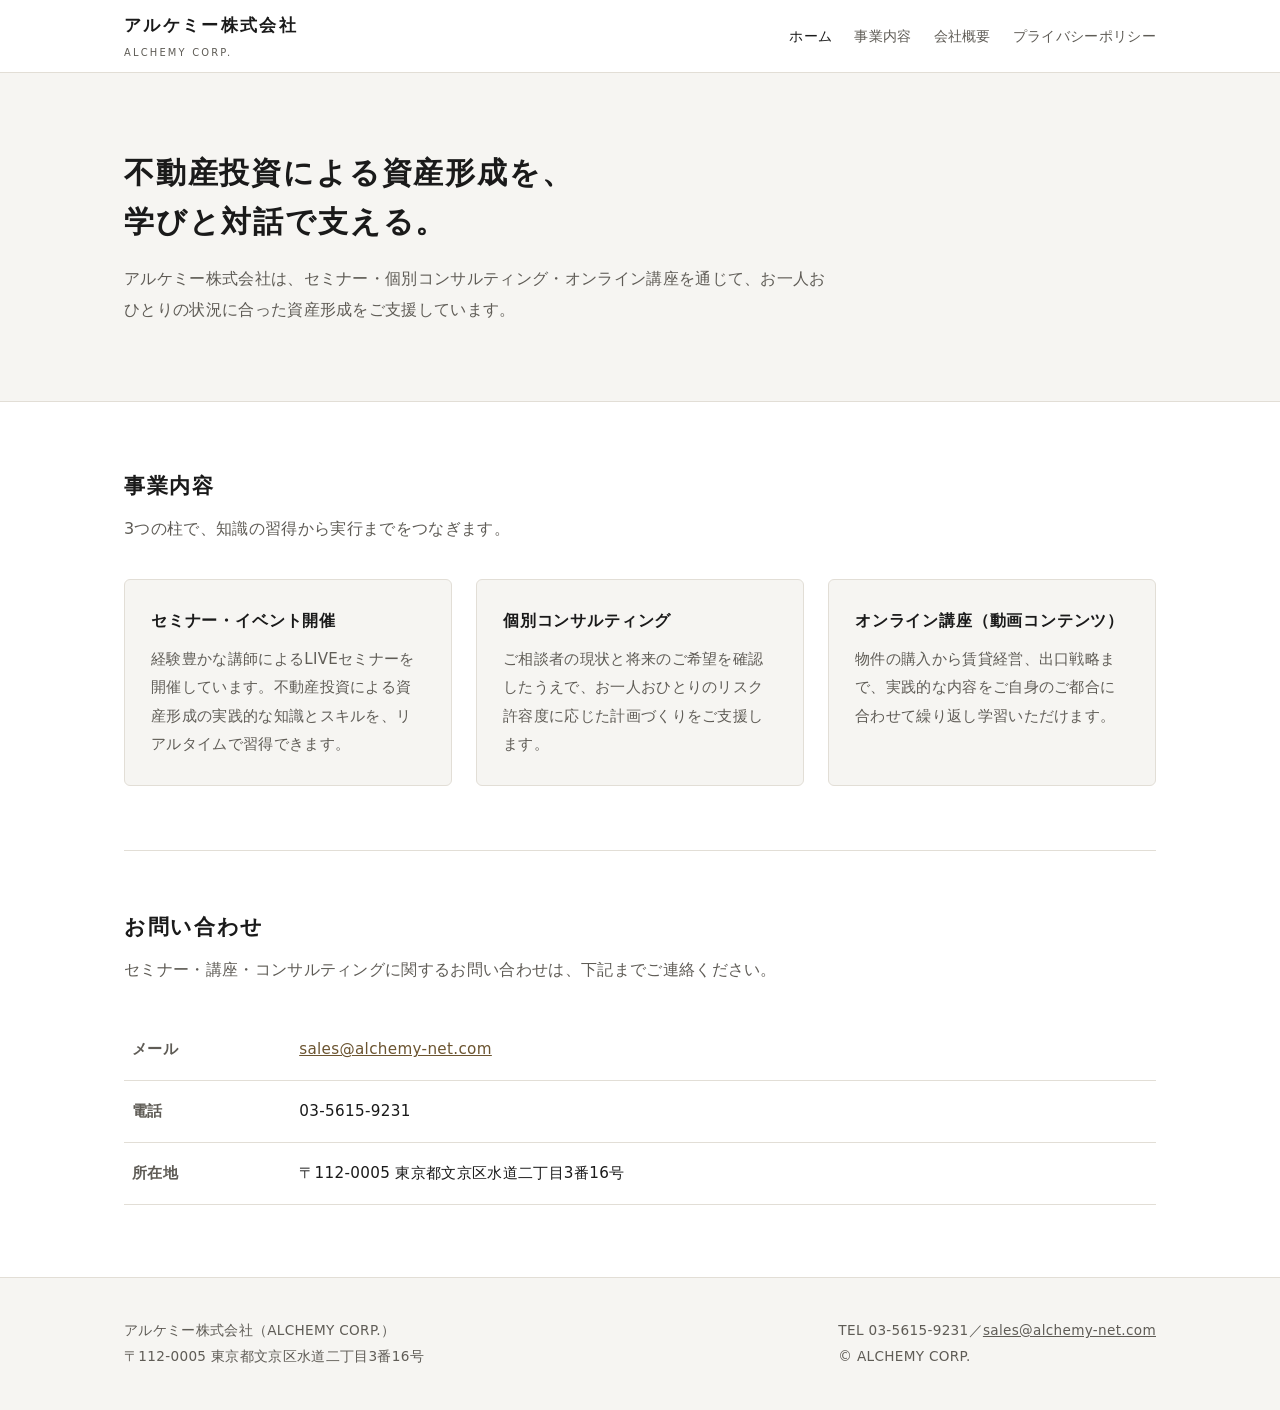
<file: index.html>
<!doctype html>
<html lang="ja">
<head>
<meta charset="utf-8">
<meta name="viewport" content="width=device-width, initial-scale=1">
<title>ホーム｜アルケミー株式会社</title>
<meta name="description" content="アルケミー株式会社は、不動産投資による資産形成を、セミナー・個別コンサルティング・オンライン講座を通じて支援する会社です。">
<link rel="stylesheet" href="style.css">
</head>
<body>
<header class="site">
  <div class="wrap">
    <a class="brand" href="index.html">アルケミー株式会社<small>ALCHEMY CORP.</small></a>
    <nav class="site" aria-label="メインメニュー">
      <ul>
        <li><a href="index.html" aria-current="page">ホーム</a></li>
        <li><a href="business.html">事業内容</a></li>
        <li><a href="company.html">会社概要</a></li>
        <li><a href="privacy.html">プライバシーポリシー</a></li>
      </ul>
    </nav>
  </div>
</header>
<div class="hero">
  <div class="wrap">
    <h1>不動産投資による資産形成を、<br>学びと対話で支える。</h1>
    <p>アルケミー株式会社は、セミナー・個別コンサルティング・オンライン講座を通じて、お一人おひとりの状況に合った資産形成をご支援しています。</p>
  </div>
</div>
<main>
  <div class="wrap">
    <section>
      <h2>事業内容</h2>
      <p class="lead">3つの柱で、知識の習得から実行までをつなぎます。</p>
      <ul class="cards">
        <li class="card">
          <h3>セミナー・イベント開催</h3>
          <p>経験豊かな講師によるLIVEセミナーを開催しています。不動産投資による資産形成の実践的な知識とスキルを、リアルタイムで習得できます。</p>
        </li>
        <li class="card">
          <h3>個別コンサルティング</h3>
          <p>ご相談者の現状と将来のご希望を確認したうえで、お一人おひとりのリスク許容度に応じた計画づくりをご支援します。</p>
        </li>
        <li class="card">
          <h3>オンライン講座（動画コンテンツ）</h3>
          <p>物件の購入から賃貸経営、出口戦略まで、実践的な内容をご自身のご都合に合わせて繰り返し学習いただけます。</p>
        </li>
      </ul>
    </section>
    <section>
      <h2>お問い合わせ</h2>
      <p class="lead">セミナー・講座・コンサルティングに関するお問い合わせは、下記までご連絡ください。</p>
      <div class="scroll">
        <table class="spec">
          <tr><th>メール</th><td><a href="mailto:sales@alchemy-net.com">sales@alchemy-net.com</a></td></tr>
          <tr><th>電話</th><td>03-5615-9231</td></tr>
          <tr><th>所在地</th><td>〒112-0005 東京都文京区水道二丁目3番16号</td></tr>
        </table>
      </div>
    </section>
  </div>
</main>
<footer class="site">
  <div class="wrap">
    <div>アルケミー株式会社（ALCHEMY CORP.）<br>〒112-0005 東京都文京区水道二丁目3番16号</div>
    <div>TEL 03-5615-9231／<a href="mailto:sales@alchemy-net.com">sales@alchemy-net.com</a><br>&copy; ALCHEMY CORP.</div>
  </div>
</footer>
</body>
</html>
</file>
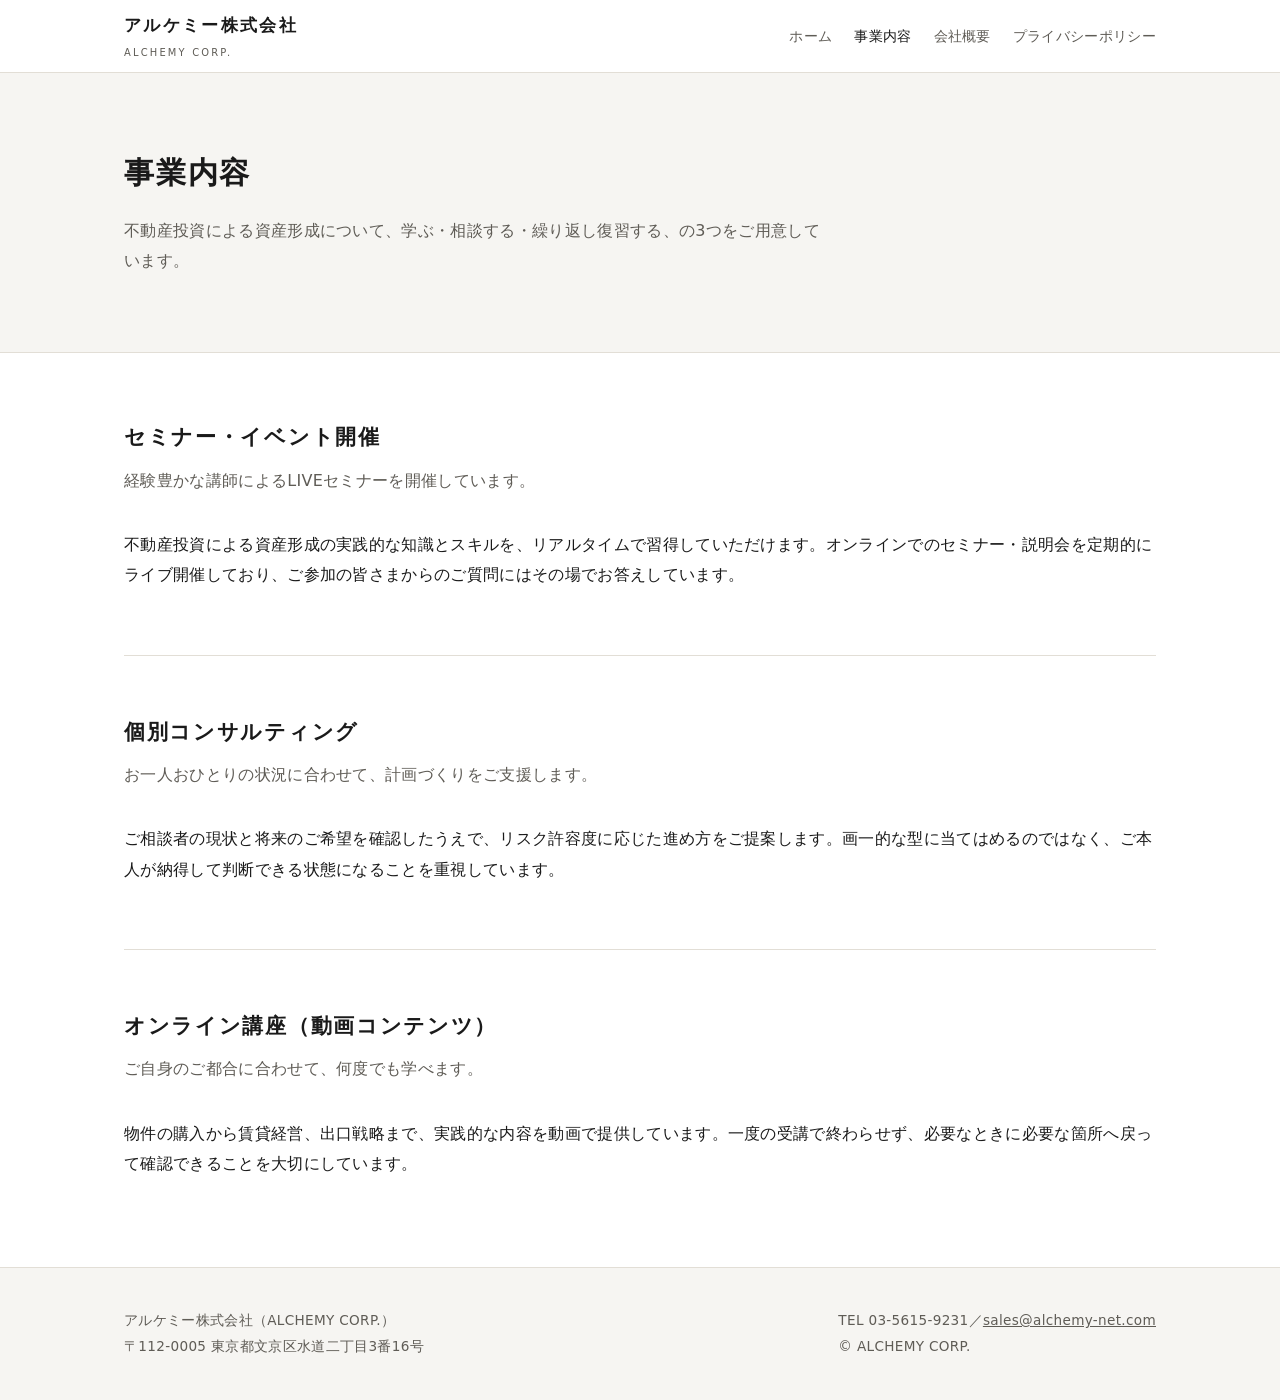
<file: business.html>
<!doctype html>
<html lang="ja">
<head>
<meta charset="utf-8">
<meta name="viewport" content="width=device-width, initial-scale=1">
<title>事業内容｜アルケミー株式会社</title>
<meta name="description" content="セミナー・イベント開催、個別コンサルティング、オンライン講座。アルケミー株式会社の事業内容をご紹介します。">
<link rel="stylesheet" href="style.css">
</head>
<body>
<header class="site">
  <div class="wrap">
    <a class="brand" href="index.html">アルケミー株式会社<small>ALCHEMY CORP.</small></a>
    <nav class="site" aria-label="メインメニュー">
      <ul>
        <li><a href="index.html">ホーム</a></li>
        <li><a href="business.html" aria-current="page">事業内容</a></li>
        <li><a href="company.html">会社概要</a></li>
        <li><a href="privacy.html">プライバシーポリシー</a></li>
      </ul>
    </nav>
  </div>
</header>
<div class="hero">
  <div class="wrap">
    <h1>事業内容</h1>
    <p>不動産投資による資産形成について、学ぶ・相談する・繰り返し復習する、の3つをご用意しています。</p>
  </div>
</div>
<main>
  <div class="wrap">
    <section>
      <h2>セミナー・イベント開催</h2>
      <p class="lead">経験豊かな講師によるLIVEセミナーを開催しています。</p>
      <p>不動産投資による資産形成の実践的な知識とスキルを、リアルタイムで習得していただけます。オンラインでのセミナー・説明会を定期的にライブ開催しており、ご参加の皆さまからのご質問にはその場でお答えしています。</p>
    </section>
    <section>
      <h2>個別コンサルティング</h2>
      <p class="lead">お一人おひとりの状況に合わせて、計画づくりをご支援します。</p>
      <p>ご相談者の現状と将来のご希望を確認したうえで、リスク許容度に応じた進め方をご提案します。画一的な型に当てはめるのではなく、ご本人が納得して判断できる状態になることを重視しています。</p>
    </section>
    <section>
      <h2>オンライン講座（動画コンテンツ）</h2>
      <p class="lead">ご自身のご都合に合わせて、何度でも学べます。</p>
      <p>物件の購入から賃貸経営、出口戦略まで、実践的な内容を動画で提供しています。一度の受講で終わらせず、必要なときに必要な箇所へ戻って確認できることを大切にしています。</p>
    </section>
  </div>
</main>
<footer class="site">
  <div class="wrap">
    <div>アルケミー株式会社（ALCHEMY CORP.）<br>〒112-0005 東京都文京区水道二丁目3番16号</div>
    <div>TEL 03-5615-9231／<a href="mailto:sales@alchemy-net.com">sales@alchemy-net.com</a><br>&copy; ALCHEMY CORP.</div>
  </div>
</footer>
</body>
</html>
</file>
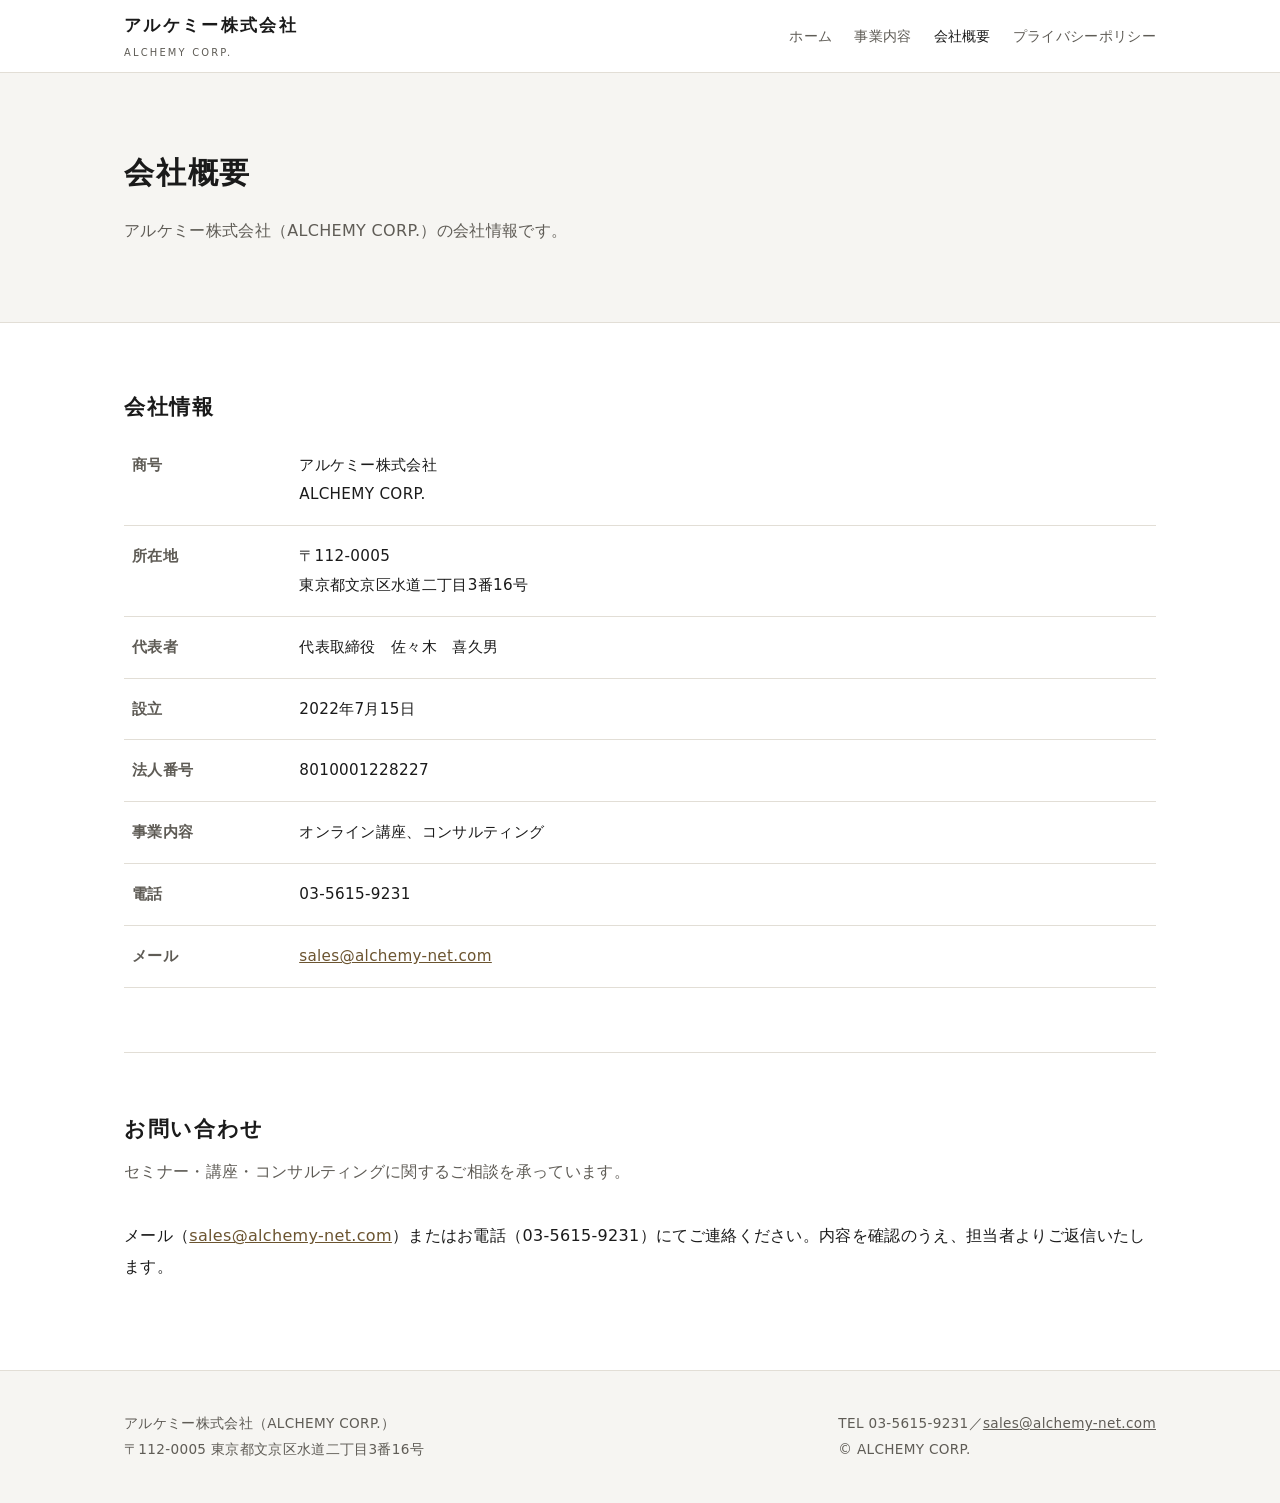
<file: company.html>
<!doctype html>
<html lang="ja">
<head>
<meta charset="utf-8">
<meta name="viewport" content="width=device-width, initial-scale=1">
<title>会社概要｜アルケミー株式会社</title>
<meta name="description" content="アルケミー株式会社の会社概要（商号・所在地・代表者・設立・法人番号・連絡先）。">
<link rel="stylesheet" href="style.css">
</head>
<body>
<header class="site">
  <div class="wrap">
    <a class="brand" href="index.html">アルケミー株式会社<small>ALCHEMY CORP.</small></a>
    <nav class="site" aria-label="メインメニュー">
      <ul>
        <li><a href="index.html">ホーム</a></li>
        <li><a href="business.html">事業内容</a></li>
        <li><a href="company.html" aria-current="page">会社概要</a></li>
        <li><a href="privacy.html">プライバシーポリシー</a></li>
      </ul>
    </nav>
  </div>
</header>
<div class="hero">
  <div class="wrap">
    <h1>会社概要</h1>
    <p>アルケミー株式会社（ALCHEMY CORP.）の会社情報です。</p>
  </div>
</div>
<main>
  <div class="wrap">
    <section>
      <h2>会社情報</h2>
      <div class="scroll">
        <table class="spec">
          <tr><th>商号</th><td>アルケミー株式会社<br>ALCHEMY CORP.</td></tr>
          <tr><th>所在地</th><td>〒112-0005<br>東京都文京区水道二丁目3番16号</td></tr>
          <tr><th>代表者</th><td>代表取締役　佐々木　喜久男</td></tr>
          <tr><th>設立</th><td>2022年7月15日</td></tr>
          <tr><th>法人番号</th><td>8010001228227</td></tr>
          <tr><th>事業内容</th><td>オンライン講座、コンサルティング</td></tr>
          <tr><th>電話</th><td>03-5615-9231</td></tr>
          <tr><th>メール</th><td><a href="mailto:sales@alchemy-net.com">sales@alchemy-net.com</a></td></tr>
        </table>
      </div>
    </section>
    <section>
      <h2>お問い合わせ</h2>
      <p class="lead">セミナー・講座・コンサルティングに関するご相談を承っています。</p>
      <p>メール（<a href="mailto:sales@alchemy-net.com">sales@alchemy-net.com</a>）またはお電話（03-5615-9231）にてご連絡ください。内容を確認のうえ、担当者よりご返信いたします。</p>
    </section>
  </div>
</main>
<footer class="site">
  <div class="wrap">
    <div>アルケミー株式会社（ALCHEMY CORP.）<br>〒112-0005 東京都文京区水道二丁目3番16号</div>
    <div>TEL 03-5615-9231／<a href="mailto:sales@alchemy-net.com">sales@alchemy-net.com</a><br>&copy; ALCHEMY CORP.</div>
  </div>
</footer>
</body>
</html>
</file>
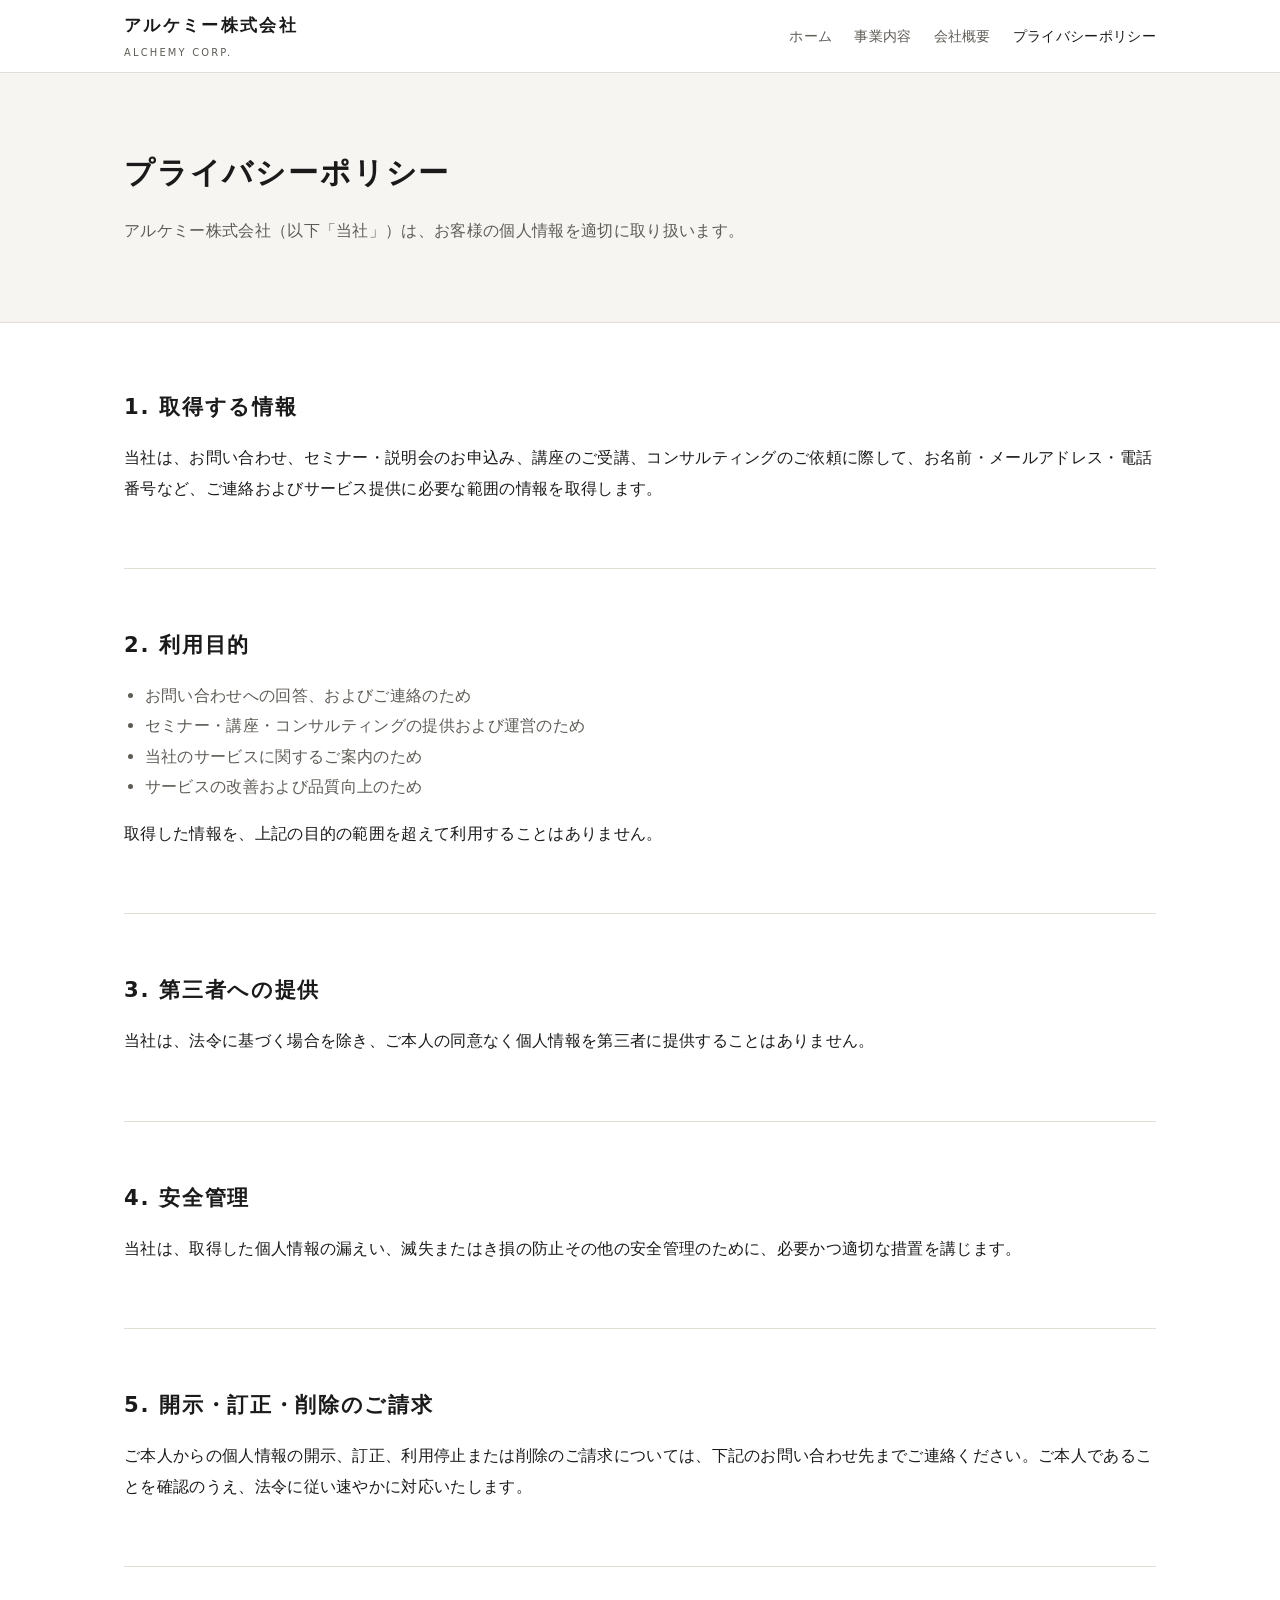
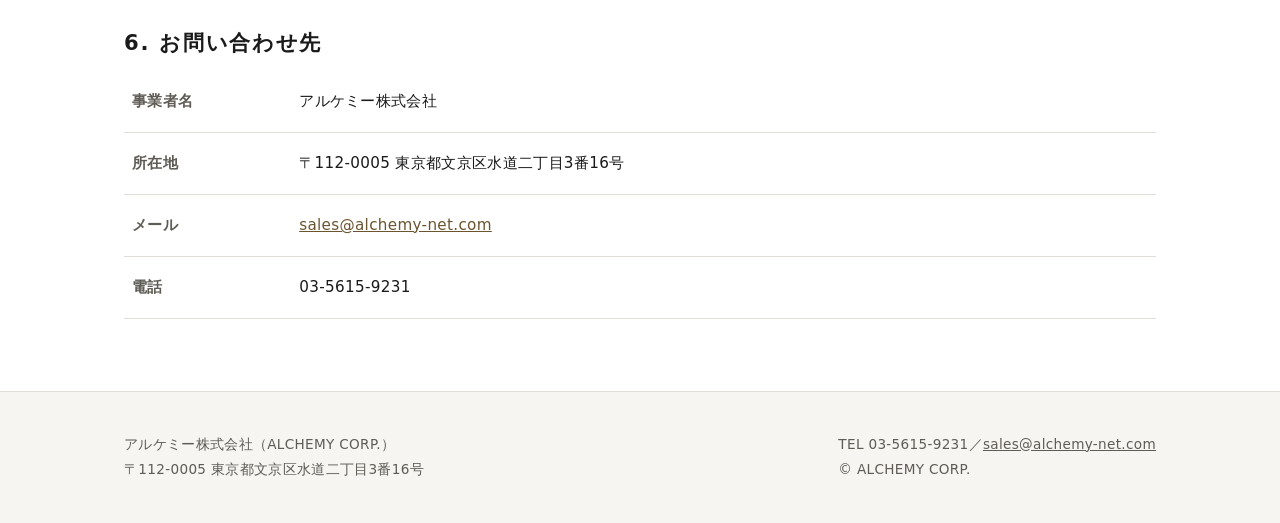
<file: privacy.html>
<!doctype html>
<html lang="ja">
<head>
<meta charset="utf-8">
<meta name="viewport" content="width=device-width, initial-scale=1">
<title>プライバシーポリシー｜アルケミー株式会社</title>
<meta name="description" content="アルケミー株式会社における個人情報の取扱いについて。">
<link rel="stylesheet" href="style.css">
</head>
<body>
<header class="site">
  <div class="wrap">
    <a class="brand" href="index.html">アルケミー株式会社<small>ALCHEMY CORP.</small></a>
    <nav class="site" aria-label="メインメニュー">
      <ul>
        <li><a href="index.html">ホーム</a></li>
        <li><a href="business.html">事業内容</a></li>
        <li><a href="company.html">会社概要</a></li>
        <li><a href="privacy.html" aria-current="page">プライバシーポリシー</a></li>
      </ul>
    </nav>
  </div>
</header>
<div class="hero">
  <div class="wrap">
    <h1>プライバシーポリシー</h1>
    <p>アルケミー株式会社（以下「当社」）は、お客様の個人情報を適切に取り扱います。</p>
  </div>
</div>
<main>
  <div class="wrap">
    <section>
      <h2>1. 取得する情報</h2>
      <p>当社は、お問い合わせ、セミナー・説明会のお申込み、講座のご受講、コンサルティングのご依頼に際して、お名前・メールアドレス・電話番号など、ご連絡およびサービス提供に必要な範囲の情報を取得します。</p>
    </section>
    <section>
      <h2>2. 利用目的</h2>
      <ul class="policy">
        <li>お問い合わせへの回答、およびご連絡のため</li>
        <li>セミナー・講座・コンサルティングの提供および運営のため</li>
        <li>当社のサービスに関するご案内のため</li>
        <li>サービスの改善および品質向上のため</li>
      </ul>
      <p>取得した情報を、上記の目的の範囲を超えて利用することはありません。</p>
    </section>
    <section>
      <h2>3. 第三者への提供</h2>
      <p>当社は、法令に基づく場合を除き、ご本人の同意なく個人情報を第三者に提供することはありません。</p>
    </section>
    <section>
      <h2>4. 安全管理</h2>
      <p>当社は、取得した個人情報の漏えい、滅失またはき損の防止その他の安全管理のために、必要かつ適切な措置を講じます。</p>
    </section>
    <section>
      <h2>5. 開示・訂正・削除のご請求</h2>
      <p>ご本人からの個人情報の開示、訂正、利用停止または削除のご請求については、下記のお問い合わせ先までご連絡ください。ご本人であることを確認のうえ、法令に従い速やかに対応いたします。</p>
    </section>
    <section>
      <h2>6. お問い合わせ先</h2>
      <div class="scroll">
        <table class="spec">
          <tr><th>事業者名</th><td>アルケミー株式会社</td></tr>
          <tr><th>所在地</th><td>〒112-0005 東京都文京区水道二丁目3番16号</td></tr>
          <tr><th>メール</th><td><a href="mailto:sales@alchemy-net.com">sales@alchemy-net.com</a></td></tr>
          <tr><th>電話</th><td>03-5615-9231</td></tr>
        </table>
      </div>
    </section>
  </div>
</main>
<footer class="site">
  <div class="wrap">
    <div>アルケミー株式会社（ALCHEMY CORP.）<br>〒112-0005 東京都文京区水道二丁目3番16号</div>
    <div>TEL 03-5615-9231／<a href="mailto:sales@alchemy-net.com">sales@alchemy-net.com</a><br>&copy; ALCHEMY CORP.</div>
  </div>
</footer>
</body>
</html>
</file>
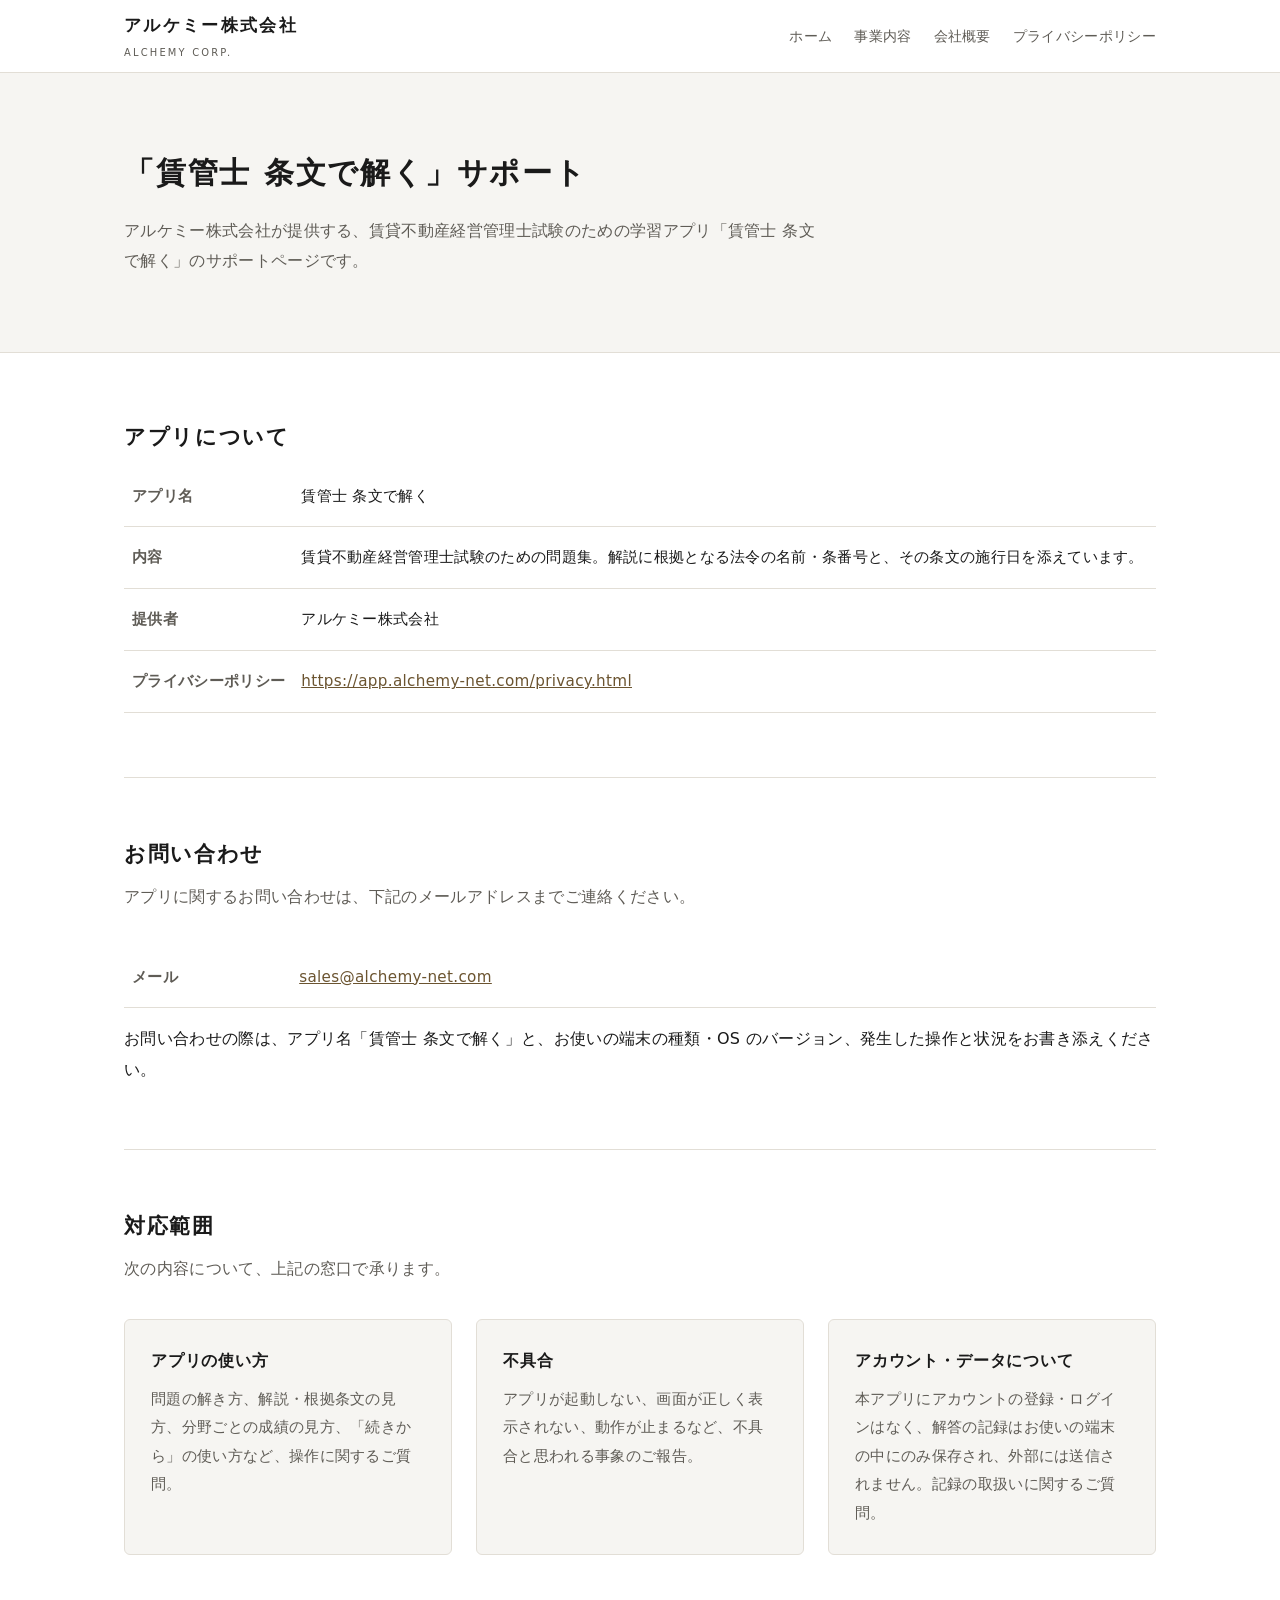
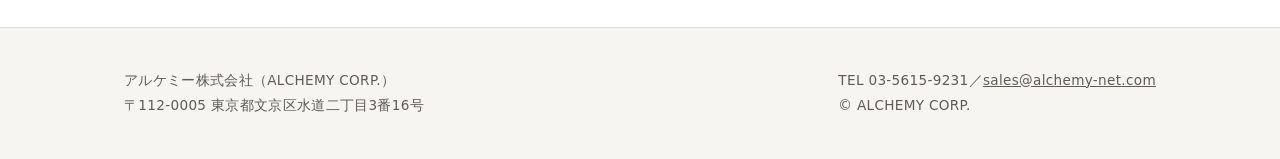
<file: support/chinkanshi.html>
<!doctype html>
<html lang="ja">
<head>
<meta charset="utf-8">
<meta name="viewport" content="width=device-width, initial-scale=1">
<title>サポート｜賃管士 条文で解く｜アルケミー株式会社</title>
<meta name="description" content="アルケミー株式会社が提供する学習アプリ「賃管士 条文で解く」のサポートページ。使い方・不具合・データの取扱いに関するお問い合わせ先。">
<link rel="stylesheet" href="../style.css">
</head>
<body>
<header class="site">
  <div class="wrap">
    <a class="brand" href="../index.html">アルケミー株式会社<small>ALCHEMY CORP.</small></a>
    <nav class="site" aria-label="メインメニュー">
      <ul>
        <li><a href="../index.html">ホーム</a></li>
        <li><a href="../business.html">事業内容</a></li>
        <li><a href="../company.html">会社概要</a></li>
        <li><a href="../privacy.html">プライバシーポリシー</a></li>
      </ul>
    </nav>
  </div>
</header>
<div class="hero">
  <div class="wrap">
    <h1>「賃管士 条文で解く」サポート</h1>
    <p>アルケミー株式会社が提供する、賃貸不動産経営管理士試験のための学習アプリ「賃管士 条文で解く」のサポートページです。</p>
  </div>
</div>
<main>
  <div class="wrap">
    <section>
      <h2>アプリについて</h2>
      <div class="scroll">
        <table class="spec">
          <tr><th>アプリ名</th><td>賃管士 条文で解く</td></tr>
          <tr><th>内容</th><td>賃貸不動産経営管理士試験のための問題集。解説に根拠となる法令の名前・条番号と、その条文の施行日を添えています。</td></tr>
          <tr><th>提供者</th><td>アルケミー株式会社</td></tr>
          <tr><th>プライバシーポリシー</th><td><a href="https://app.alchemy-net.com/privacy.html">https://app.alchemy-net.com/privacy.html</a></td></tr>
        </table>
      </div>
    </section>
    <section>
      <h2>お問い合わせ</h2>
      <p class="lead">アプリに関するお問い合わせは、下記のメールアドレスまでご連絡ください。</p>
      <div class="scroll">
        <table class="spec">
          <tr><th>メール</th><td><a href="mailto:sales@alchemy-net.com">sales@alchemy-net.com</a></td></tr>
        </table>
      </div>
      <p>お問い合わせの際は、アプリ名「賃管士 条文で解く」と、お使いの端末の種類・OS のバージョン、発生した操作と状況をお書き添えください。</p>
    </section>
    <section>
      <h2>対応範囲</h2>
      <p class="lead">次の内容について、上記の窓口で承ります。</p>
      <ul class="cards">
        <li class="card">
          <h3>アプリの使い方</h3>
          <p>問題の解き方、解説・根拠条文の見方、分野ごとの成績の見方、「続きから」の使い方など、操作に関するご質問。</p>
        </li>
        <li class="card">
          <h3>不具合</h3>
          <p>アプリが起動しない、画面が正しく表示されない、動作が止まるなど、不具合と思われる事象のご報告。</p>
        </li>
        <li class="card">
          <h3>アカウント・データについて</h3>
          <p>本アプリにアカウントの登録・ログインはなく、解答の記録はお使いの端末の中にのみ保存され、外部には送信されません。記録の取扱いに関するご質問。</p>
        </li>
      </ul>
    </section>
  </div>
</main>
<footer class="site">
  <div class="wrap">
    <div>アルケミー株式会社（ALCHEMY CORP.）<br>〒112-0005 東京都文京区水道二丁目3番16号</div>
    <div>TEL 03-5615-9231／<a href="mailto:sales@alchemy-net.com">sales@alchemy-net.com</a><br>&copy; ALCHEMY CORP.</div>
  </div>
</footer>
</body>
</html>
</file>
<file: style.css>
:root{
  --bg:#ffffff; --surface:#f6f5f2; --ink:#1a1a1a; --muted:#5f5c56;
  --line:#e2ded6; --accent:#8a6d3b; --accent-ink:#6b5430; --max:1080px;
}
*{box-sizing:border-box}
html{-webkit-text-size-adjust:100%}
body{
  margin:0; background:var(--bg); color:var(--ink);
  font-family:"Hiragino Kaku Gothic ProN","Hiragino Sans","Yu Gothic",YuGothic,Meiryo,system-ui,sans-serif;
  line-height:1.9; font-size:16px; letter-spacing:.02em;
}
a{color:var(--accent-ink)}
img{max-width:100%}
.wrap{max-width:var(--max); margin:0 auto; padding:0 24px}

header.site{border-bottom:1px solid var(--line); background:var(--bg); position:sticky; top:0; z-index:10}
header.site .wrap{display:flex; align-items:center; justify-content:space-between; gap:16px; min-height:72px; flex-wrap:wrap}
.brand{font-size:1.05rem; font-weight:700; letter-spacing:.14em; text-decoration:none; color:var(--ink); white-space:nowrap}
.brand small{display:block; font-size:.62rem; letter-spacing:.22em; color:var(--muted); font-weight:400; margin-top:2px}
nav.site ul{list-style:none; display:flex; gap:22px; margin:0; padding:0; flex-wrap:wrap}
nav.site a{text-decoration:none; color:var(--muted); font-size:.9rem}
nav.site a:hover,nav.site a[aria-current=page]{color:var(--ink)}

.hero{background:var(--surface); border-bottom:1px solid var(--line)}
.hero .wrap{padding-top:76px; padding-bottom:76px}
.hero h1{font-size:1.9rem; line-height:1.6; margin:0 0 18px; font-weight:700; letter-spacing:.06em}
.hero p{margin:0; max-width:44em; color:var(--muted)}

main .wrap{padding-top:64px; padding-bottom:72px}
h2{font-size:1.32rem; letter-spacing:.08em; margin:0 0 8px; font-weight:700}
h2 + .lead{color:var(--muted); margin:0 0 34px}
h3{font-size:1.02rem; letter-spacing:.05em; margin:0 0 8px}
section + section{margin-top:64px; padding-top:56px; border-top:1px solid var(--line)}

.cards{display:grid; gap:24px; grid-template-columns:repeat(auto-fit,minmax(250px,1fr)); margin:0; padding:0; list-style:none}
.card{background:var(--surface); border:1px solid var(--line); border-radius:6px; padding:26px}
.card p{margin:0; color:var(--muted); font-size:.94rem}

table.spec{width:100%; border-collapse:collapse; font-size:.95rem}
table.spec th,table.spec td{text-align:left; vertical-align:top; padding:16px 8px; border-bottom:1px solid var(--line)}
table.spec th{width:11em; font-weight:700; color:var(--muted); white-space:nowrap}
.scroll{overflow-x:auto}

dl.policy dt{font-weight:700; margin-top:26px}
dl.policy dd{margin:6px 0 0; color:var(--muted)}
ol.policy,ul.policy{color:var(--muted); padding-left:1.3em}

footer.site{border-top:1px solid var(--line); background:var(--surface)}
footer.site .wrap{padding:40px 24px; display:flex; justify-content:space-between; gap:20px; flex-wrap:wrap; font-size:.85rem; color:var(--muted)}
footer.site a{color:var(--muted)}

@media (max-width:640px){
  .hero .wrap{padding-top:52px; padding-bottom:52px}
  .hero h1{font-size:1.45rem}
  header.site .wrap{min-height:auto; padding-top:14px; padding-bottom:14px}
  table.spec th{width:auto; display:block; border-bottom:none; padding-bottom:0}
  table.spec td{display:block; padding-top:4px}
}
</file>
